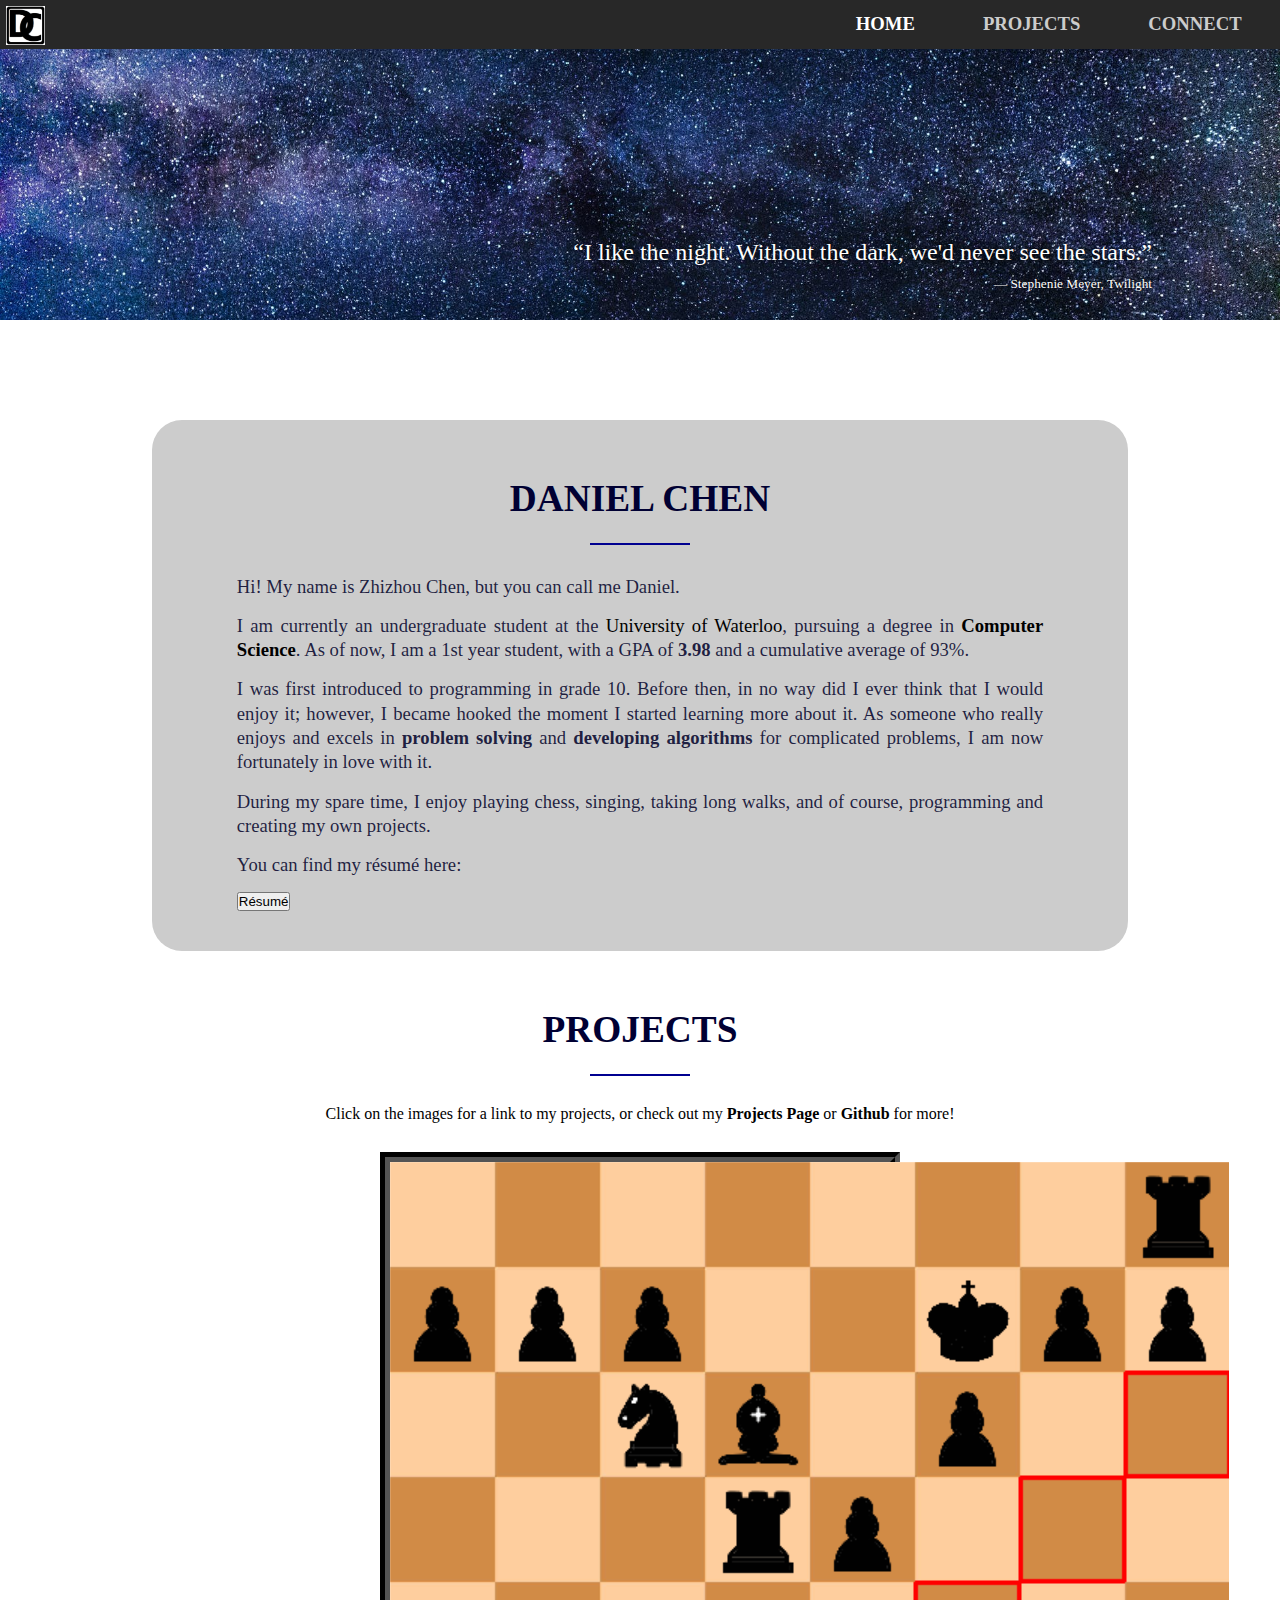
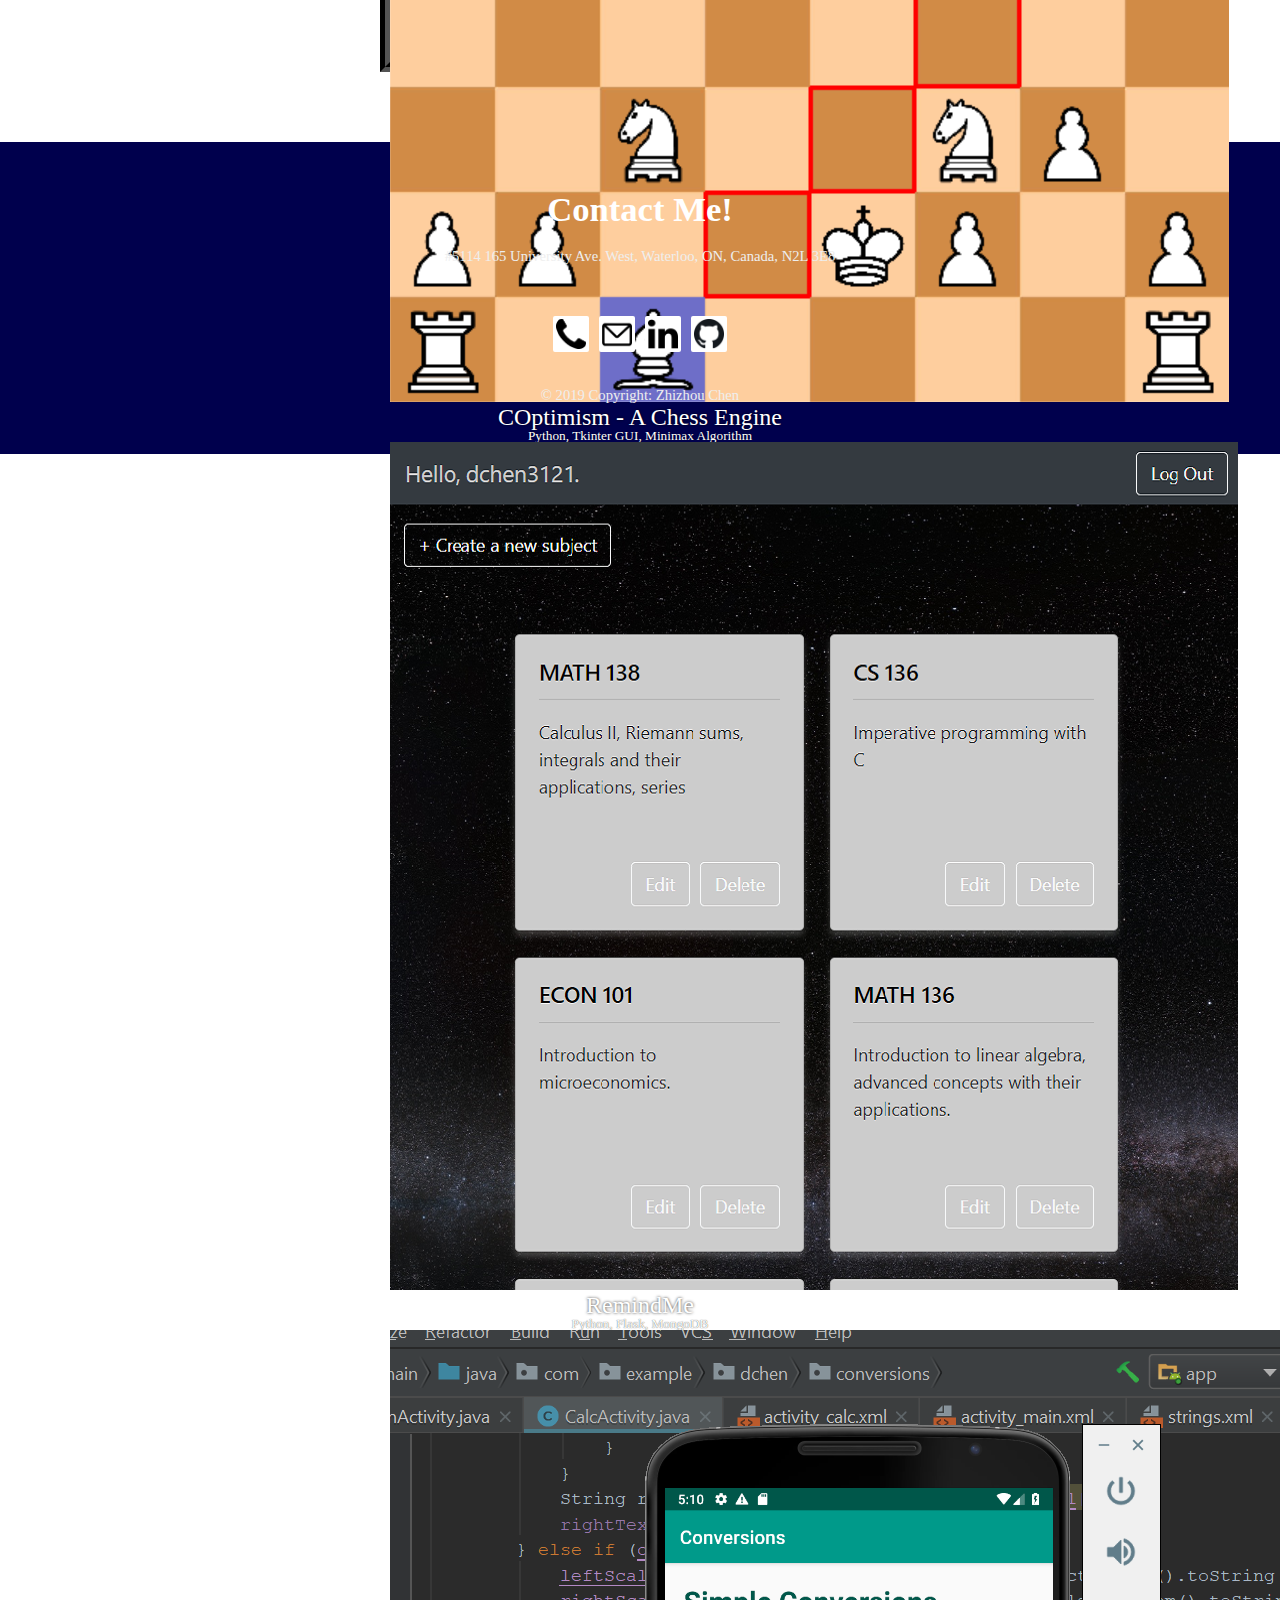
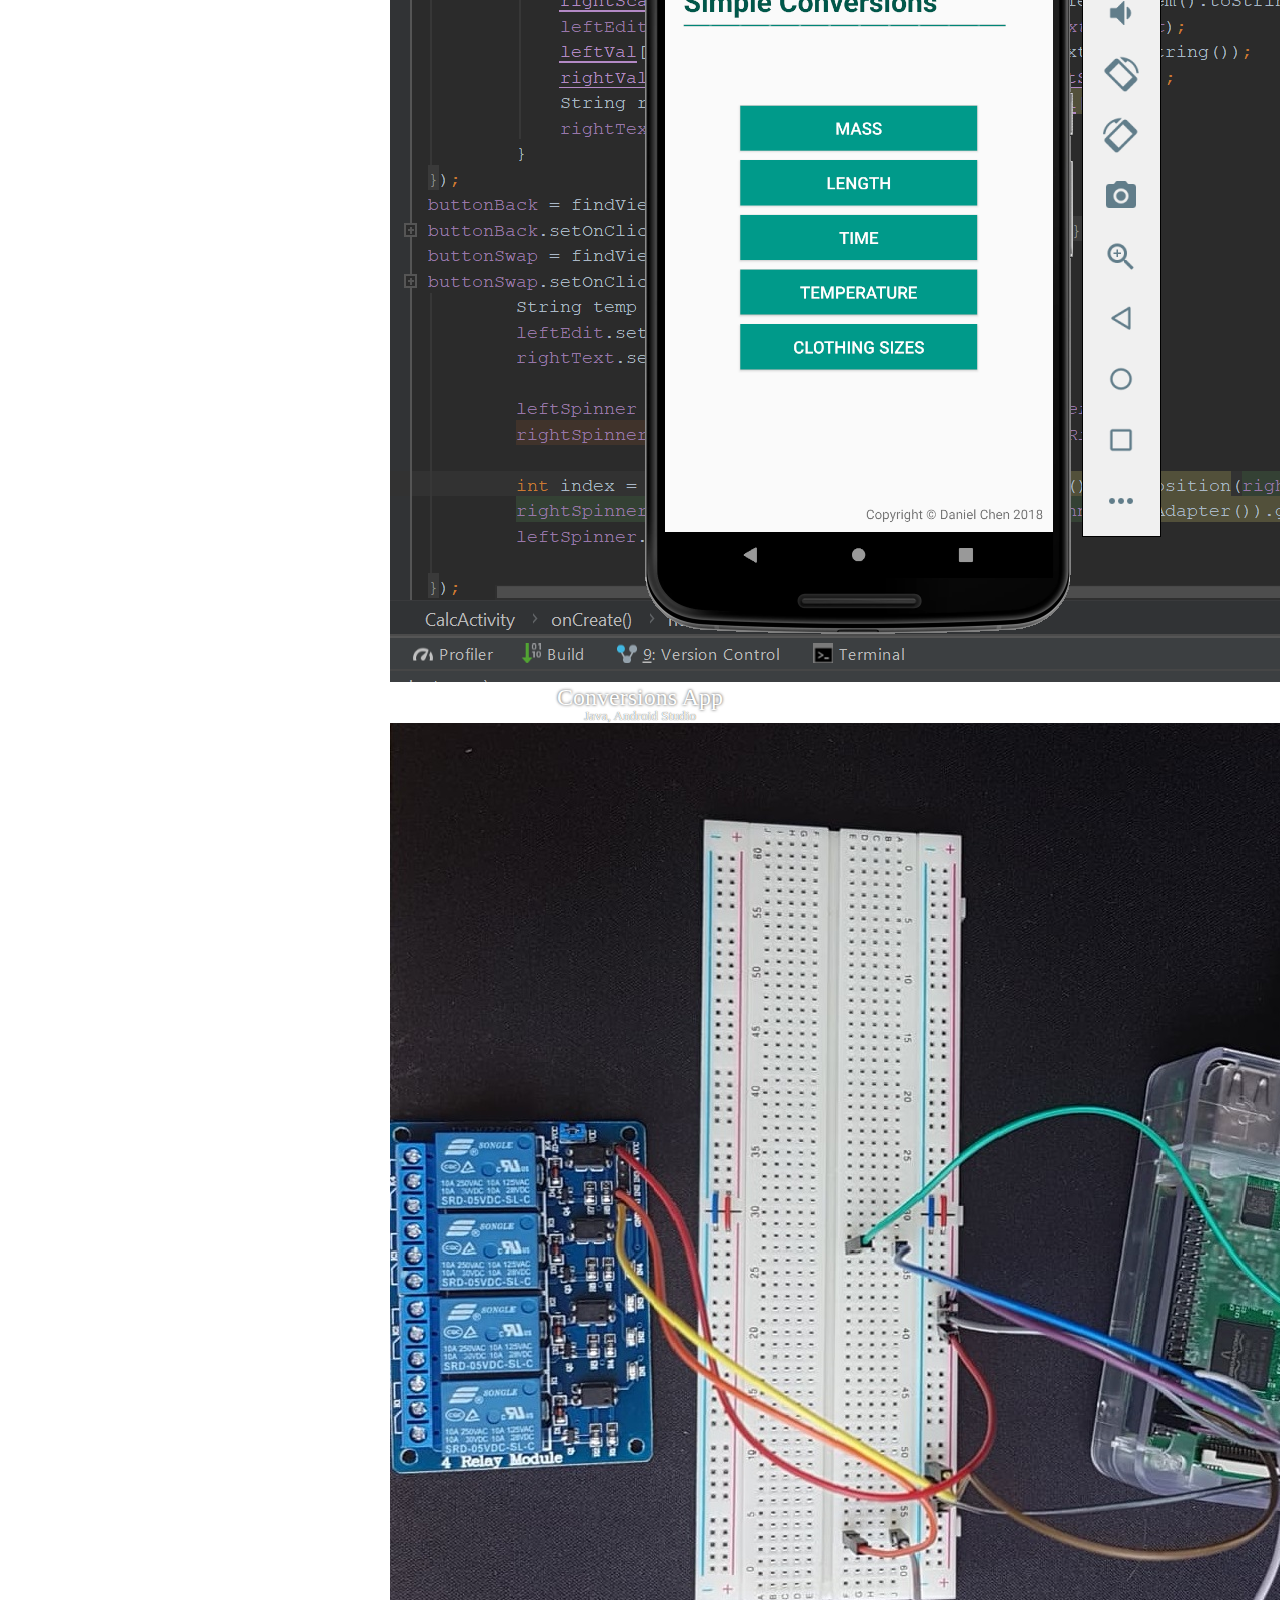
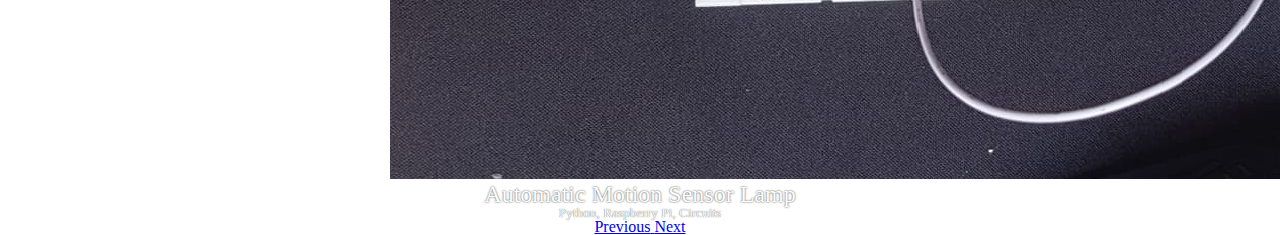
<file: index.html>
<!DOCTYPE html>
<html>
<head>
	<meta name="viewport" content="width=device-width, initial-scale=1, shrink-to-fit=no">
	<meta charset="utf-8"/>
    <link rel="stylesheet" href="https://stackpath.bootstrapcdn.com/bootstrap/4.2.1/css/bootstrap.min.css" integrity="sha384-GJzZqFGwb1QTTN6wy59ffF1BuGJpLSa9DkKMp0DgiMDm4iYMj70gZWKYbI706tWS" crossorigin="anonymous">
	<link href="res/reset.css" type="text/css" rel="stylesheet"/>
	<title>Daniel Chen - Home</title>
	<link href="res/DChen.css" type="text/css" rel="stylesheet"/>
	<script src="https://ajax.googleapis.com/ajax/libs/jquery/2.1.1/jquery.min.js"></script>
    <script src="https://maxcdn.bootstrapcdn.com/bootstrap/3.3.7/js/bootstrap.min.js"></script>
	<script src="res/DChen.js" type="text/javascript"></script>
</head>
<body>

<header>
	<div class="logo">
		<img class="DClogo" src="images/DC.png" alt="logo of DChen">
	</div>

	<div class="heading">


		<ul class="main-navigation">
			<li><a href="#top" style="color:#FFF;">HOME</a></li>
			<li><a href="projects.html">PROJECTS</a></li>
			<li><a href="#end">CONNECT</a></li>
		</ul>

	</div>

	<div class="titleText" id="top">
		<div class="various1" style="display:none;">
			<h3>
				“I like the night. Without the dark, we'd never see the
				stars.”
			</h3>
			<h5>
				― Stephenie Meyer, Twilight
			</h5>
		</div>
		<div class="various2" style="display:none;">
			<h3>
				“Some people dream of success, while other people get up
				every morning and make it happen."
			</h3>
			<h5>
				― Wayne Huizenga
			</h5>
		</div>
		<div class="various3" style="display:none;">
			<h3>
				“How can you look at the galaxy and not feel insignificant?"
			</h3>
			<h5>
				― Ridley Scott
			</h5>
		</div>
	</div>

</header>


<div class="container about" id="about">
	<h1>DANIEL CHEN</h1>

	<p>
		Hi! My name is Zhizhou Chen, but you can call me Daniel.
	</p>
	<p>
		I am currently an undergraduate student at the
		<a href="https://uwaterloo.ca/">University of Waterloo</a>, pursuing a degree in
		<span style="font-weight:bold;"><a href="https://cs.uwaterloo.ca/">Computer Science</a></span>.
        As of now, I am a 1st year student, with a GPA of <span style="font-weight:bold;">3.98</span>
		and a cumulative average of 93%.
	</p>
	<p>
		I was first introduced to programming in grade 10. Before then, in no way did
		I ever think that I would enjoy it; however, I became hooked the moment I started
		learning more about it. As someone who really enjoys and excels in
		<span style="font-weight:bold;">problem solving</span> and
		<span style="font-weight:bold;">developing algorithms</span> for complicated
		problems, I am now fortunately in love with it.
	</p>
	<p>
		During my spare time, I enjoy playing chess, singing, taking long walks, and
		of course, programming and creating my own projects.
	</p>
	<p>
		You can find my résumé here:
	</p>
	<a href="files/DChen_resume.pdf" target="_blank">
		<button type="button" class="btn btn-primary">Résumé</button>
	</a>

</div>


<div class="container projects">
	<h1 id="projects">PROJECTS</h1>
	<p style="margin-bottom:30px;">Click on the images for a link to my projects, or check out my
	<a href="projects.html"
	   style="text-decoration:none;color:black;font-weight:bold;">Projects Page</a> or
	<a href="https://github.com/dchen3121" target="_blank"
	   style="text-decoration:none;color:black;font-weight:bold">Github</a> for more!</p>
	<div id="carouselExampleIndicators" class="carousel slide" data-ride="carousel" data-interval="5000">
		<ol class="carousel-indicators">
			<li data-target="#carouselExampleIndicators" data-slide-to="0" class="active"></li>
			<li data-target="#carouselExampleIndicators" data-slide-to="1"></li>
			<li data-target="#carouselExampleIndicators" data-slide-to="2"></li>
			<li data-target="#carouselExampleIndicators" data-slide-to="3"></li>
		</ol>
		<div class="carousel-inner">
			<div class="carousel-item active">
				<a href="https://github.com/dchen3121/COptimism" target="_blank">
					<img src="images/chess.PNG" class="d-block w-100" alt="A image of my chess AI in action">
				</a>
				<div class="carousel-caption">
					<h5 style="font-size:18pt;color:white;text-shadow:0px 0px 3px rgba(0,0,0,0.8);">
						COptimism - A Chess Engine
					</h5>
					<p style="font-size:10pt;color:white;text-shadow:0px 0px 1px rgba(0,0,0,0.8);">
						Python, Tkinter GUI, Minimax Algorithm
					</p>
				</div>
			</div>
			<div class="carousel-item">
				<a href="https://github.com/dchen3121/RemindMe" target="_blank">
					<img src="images/remind2.PNG" class="d-block w-100" alt="An image of the RemindMe app">
				</a>
				<div class="carousel-caption d-none d-md-block">
					<h5 style="font-size:18pt;color:white;text-shadow:0px 0px 3px rgba(0,0,0,0.8);">RemindMe</h5>
					<p style="font-size:10pt;color:white;text-shadow:0px 0px 1px rgba(0,0,0,0.8);">Python, Flask, MongoDB</p>
				</div>
			</div>
			<div class="carousel-item">
				<a href="https://github.com/dchen3121/Conversions-App" target="_blank">
					<img src="images/convert4.PNG" class="d-block w-100" alt="An image of the conversion app">
				</a>
				<div class="carousel-caption d-none d-md-block">
					<h5 style="font-size:18pt;color:white;text-shadow:0px 0px 3px rgba(0,0,0,0.8);">Conversions App</h5>
					<p style="font-size:10pt;color:white;text-shadow:0px 0px 1px rgba(0,0,0,0.8);">Java, Android Studio</p>
				</div>
			</div>
			<div class="carousel-item">
				<a href="https://docs.google.com/document/d/1xxzRJf8HFd_uSK0-dKvgEKD5_zttwICI8spCfDV56CU/edit?usp=sharing" target="_blank">
					<img src="images/motion_sensor_lamp.jpg" class="d-block w-100" alt="...">
				</a>
				<div class="carousel-caption">
					<h5 style="font-size:18pt;color:white;text-shadow:0px 0px 2px rgba(0,0,0,0.8);">
						Automatic Motion Sensor Lamp
					</h5>
					<p style="font-size:10pt;color:white;text-shadow:0px 0px 1px rgba(0,0,0,0.8);">
						Python, Raspberry Pi, Circuits
					</p>
				</div>
			</div>
		</div>
		<a class="carousel-control-prev" href="#carouselExampleIndicators" role="button" data-slide="prev">
			<span class="carousel-control-prev-icon" aria-hidden="true"></span>
			<span class="sr-only">Previous</span>
		</a>
		<a class="carousel-control-next" href="#carouselExampleIndicators" role="button" data-slide="next">
			<span class="carousel-control-next-icon" aria-hidden="true"></span>
			<span class="sr-only">Next</span>
		</a>
	</div>
</div>


<div class="container-fluid end" id="end">
	<h2>Contact Me!</h2>
	<p>#5114 165 University Ave. West, Waterloo, ON, Canada, N2L 3E8</p>
	<input type="text" value="7788558268" id="phoneNum"
	       style="margin-left:-9999999px;">
	<table>
		<tr>
			<td><img onclick="copyPhoneNumber()" src="images/cell.png"
					 name="Cell Phone: (778)855-8268"></td>
			<td><a href="mailto:z539chen@edu.uwaterloo.ca"
				   name="Email: z539chen@edu.uwaterloo.ca"><img src="images/mail.png"></a></td>
			<td><a href="https://www.linkedin.com/in/daniel-chen-0b248816b/" target="_blank">
				<img src="images/link.png"></a></td>
			<td><a href="https://github.com/dchen3121" target="_blank" name="Github: dchen3121">
				<img src="images/github.png"></a></td>
		</tr>
	</table>



	<p>© 2019 Copyright: Zhizhou Chen</p>
	<br>
	<br>
	<br>
</div>


<script src="https://code.jquery.com/jquery-3.3.1.slim.min.js" integrity="sha384-q8i/X+965DzO0rT7abK41JStQIAqVgRVzpbzo5smXKp4YfRvH+8abtTE1Pi6jizo" crossorigin="anonymous"></script>
<script src="https://cdnjs.cloudflare.com/ajax/libs/popper.js/1.14.6/umd/popper.min.js" integrity="sha384-wHAiFfRlMFy6i5SRaxvfOCifBUQy1xHdJ/yoi7FRNXMRBu5WHdZYu1hA6ZOblgut" crossorigin="anonymous"></script>
<script src="https://stackpath.bootstrapcdn.com/bootstrap/4.2.1/js/bootstrap.min.js" integrity="sha384-B0UglyR+jN6CkvvICOB2joaf5I4l3gm9GU6Hc1og6Ls7i6U/mkkaduKaBhlAXv9k" crossorigin="anonymous"></script>

</body>

</html>
</file>
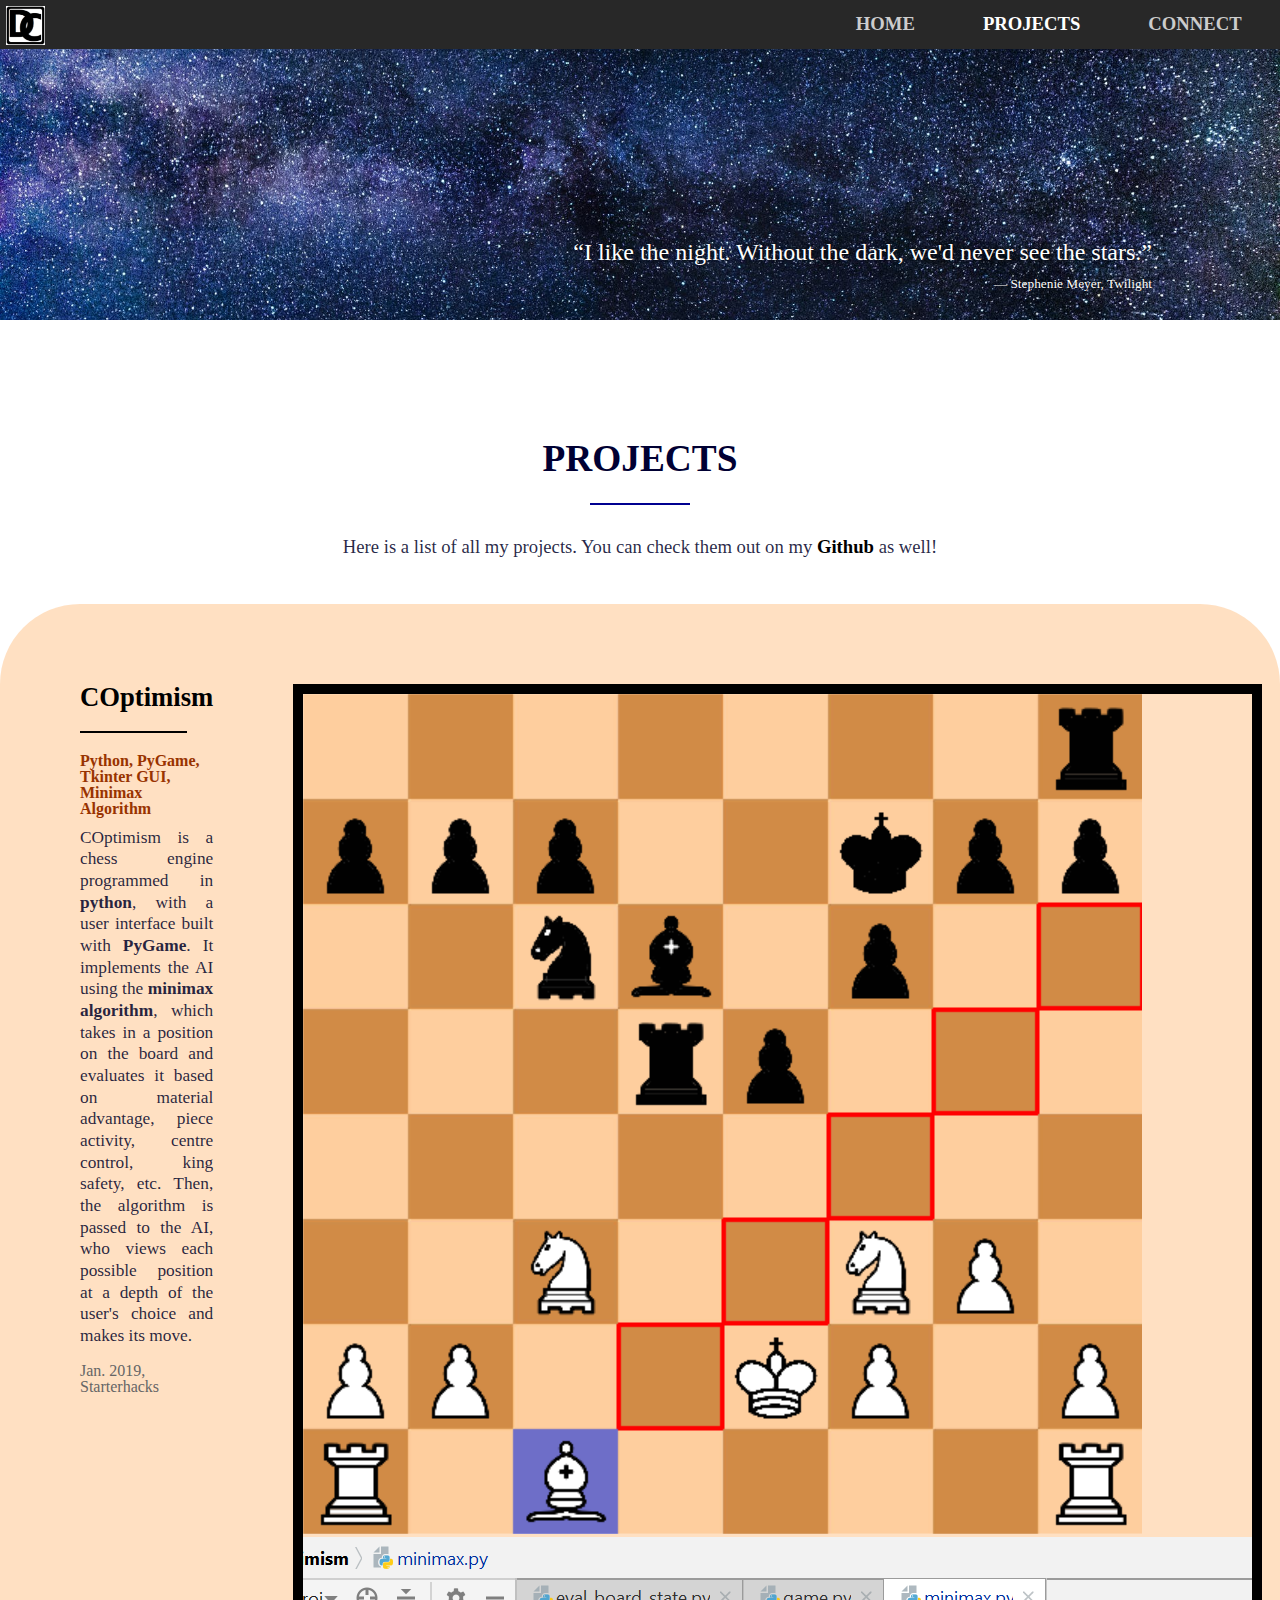
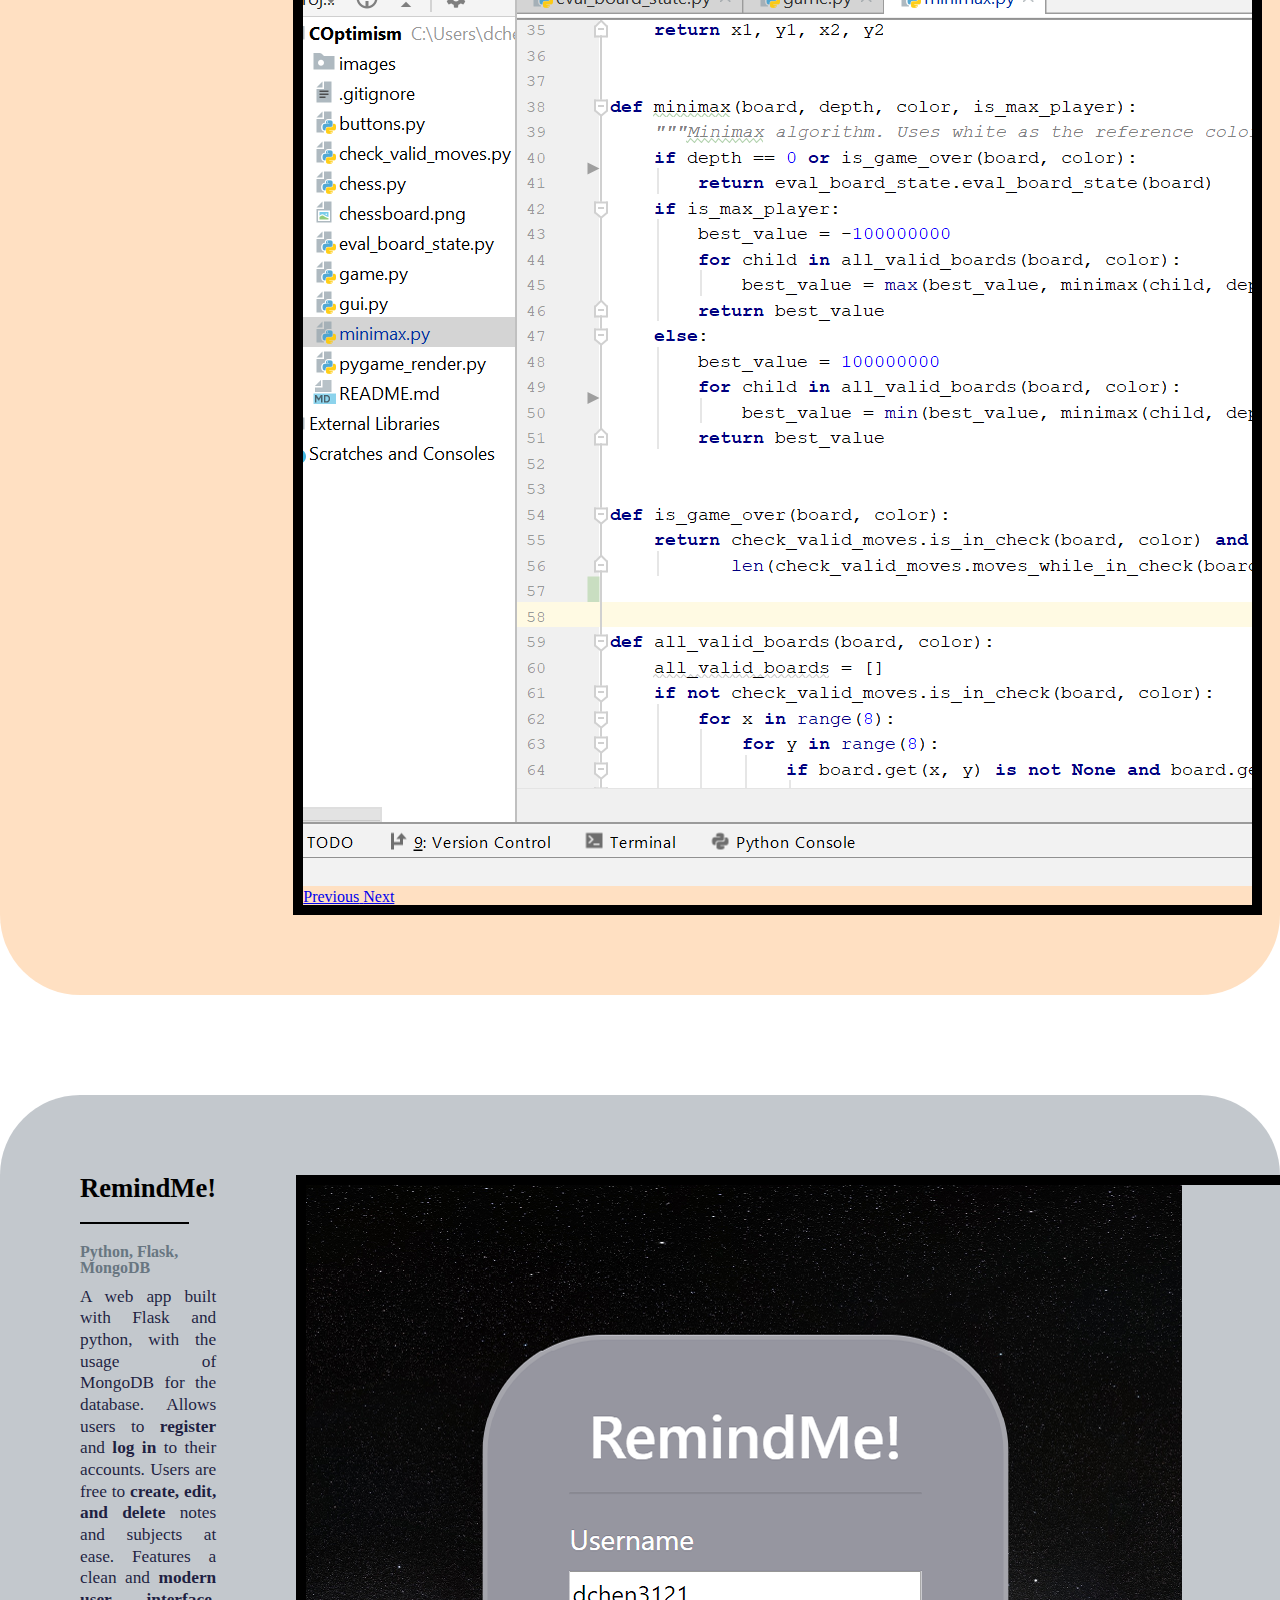
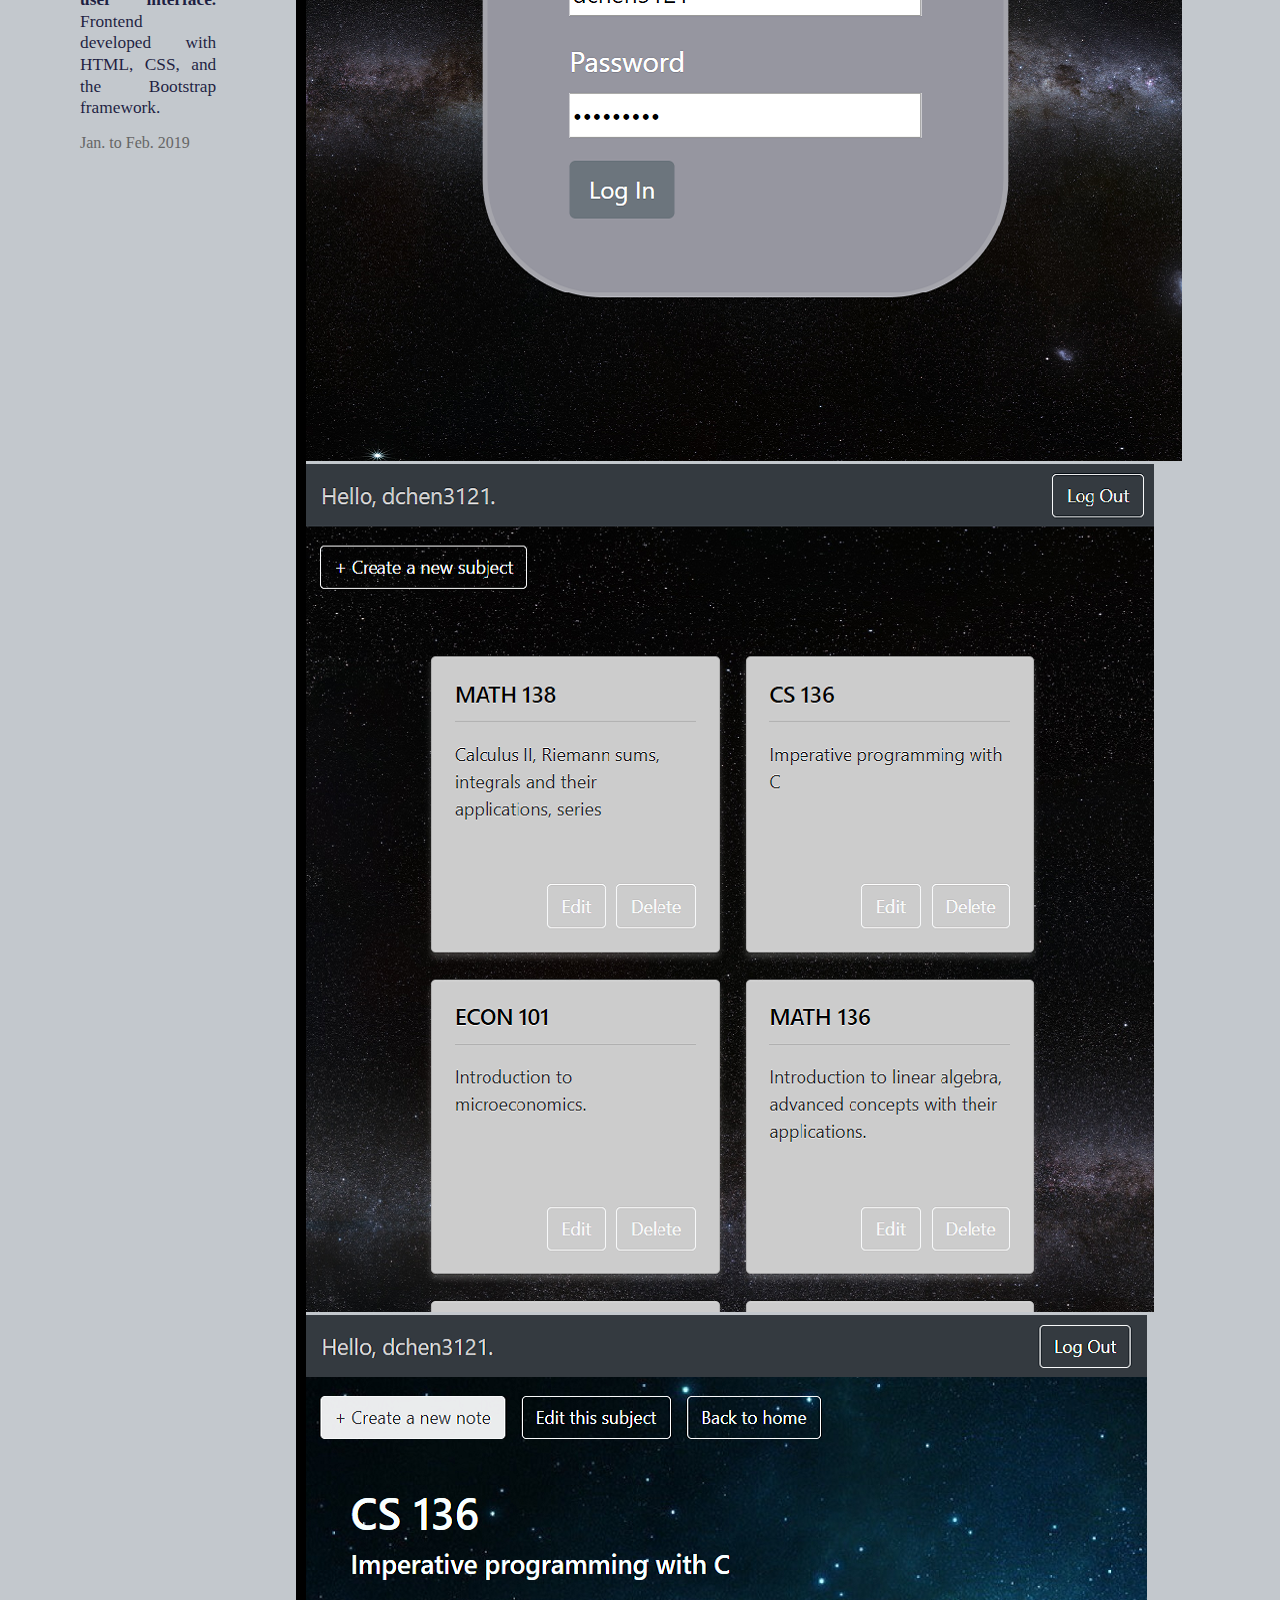
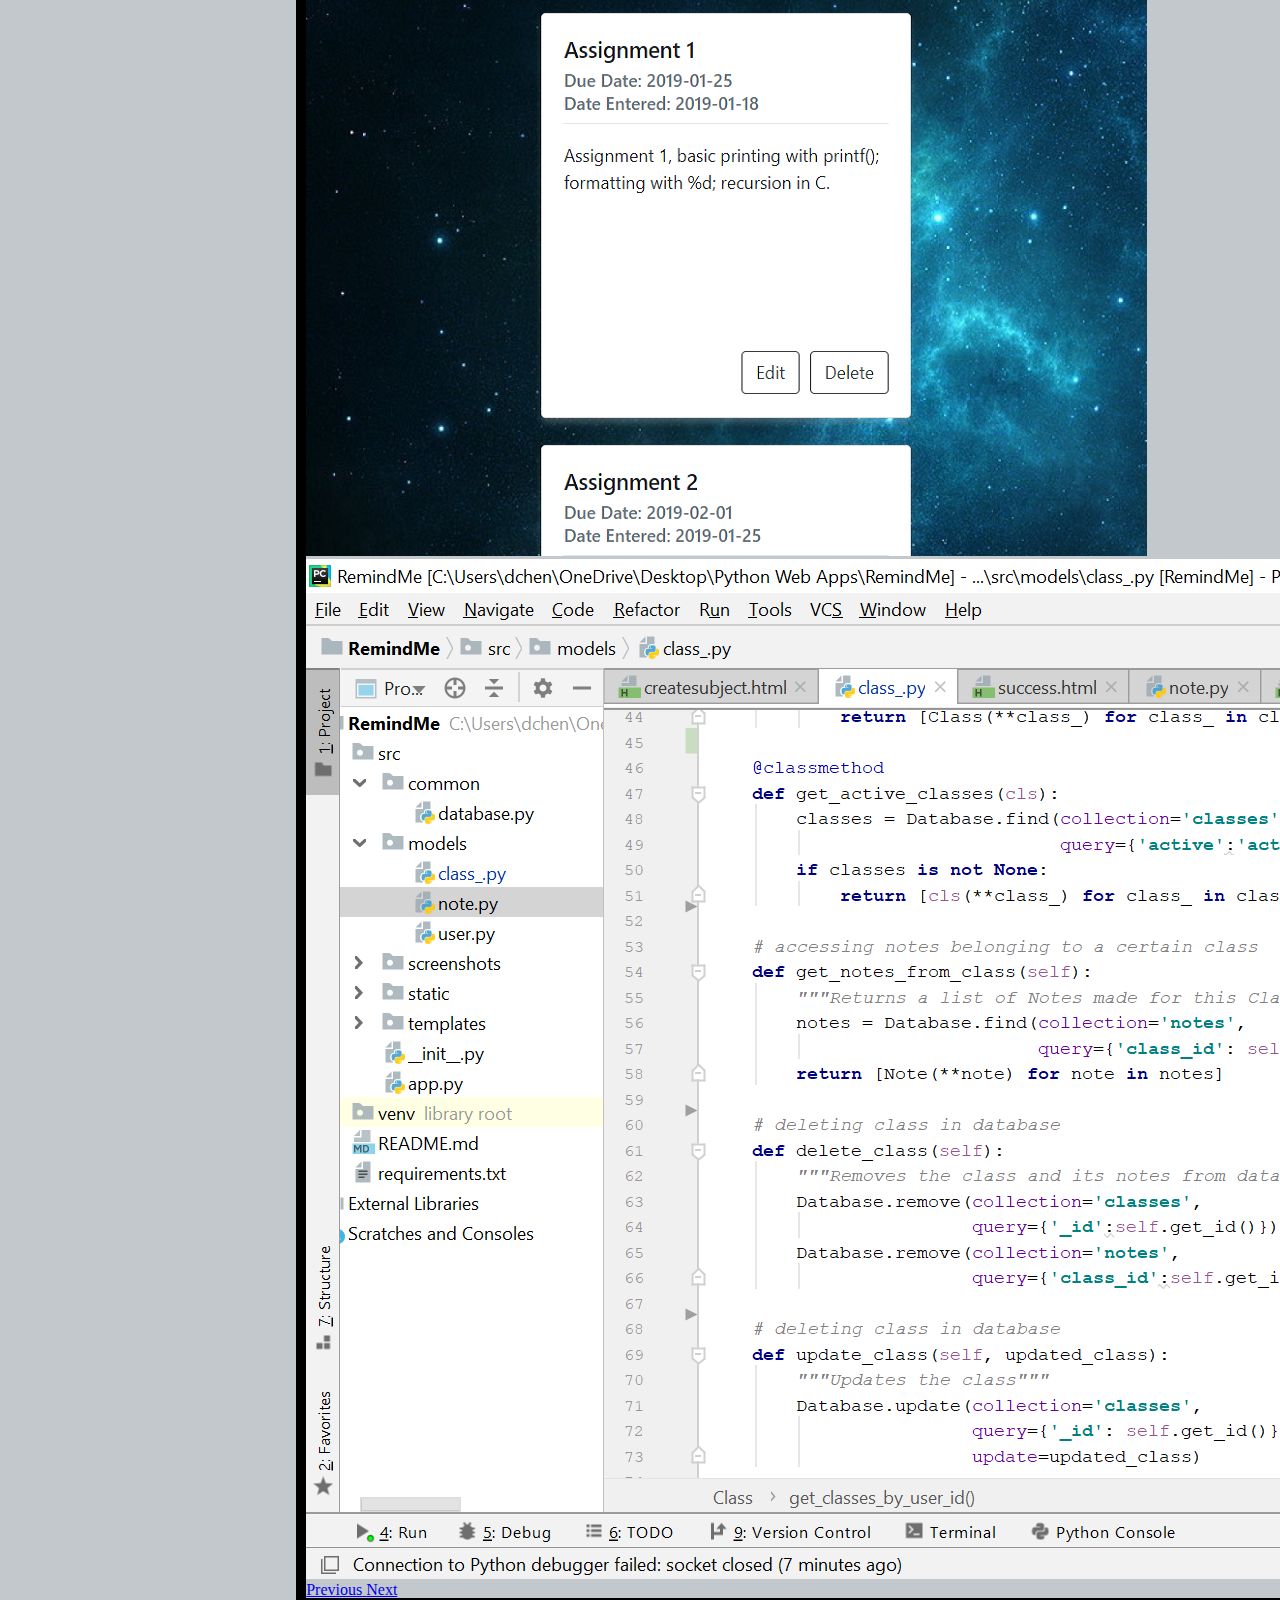
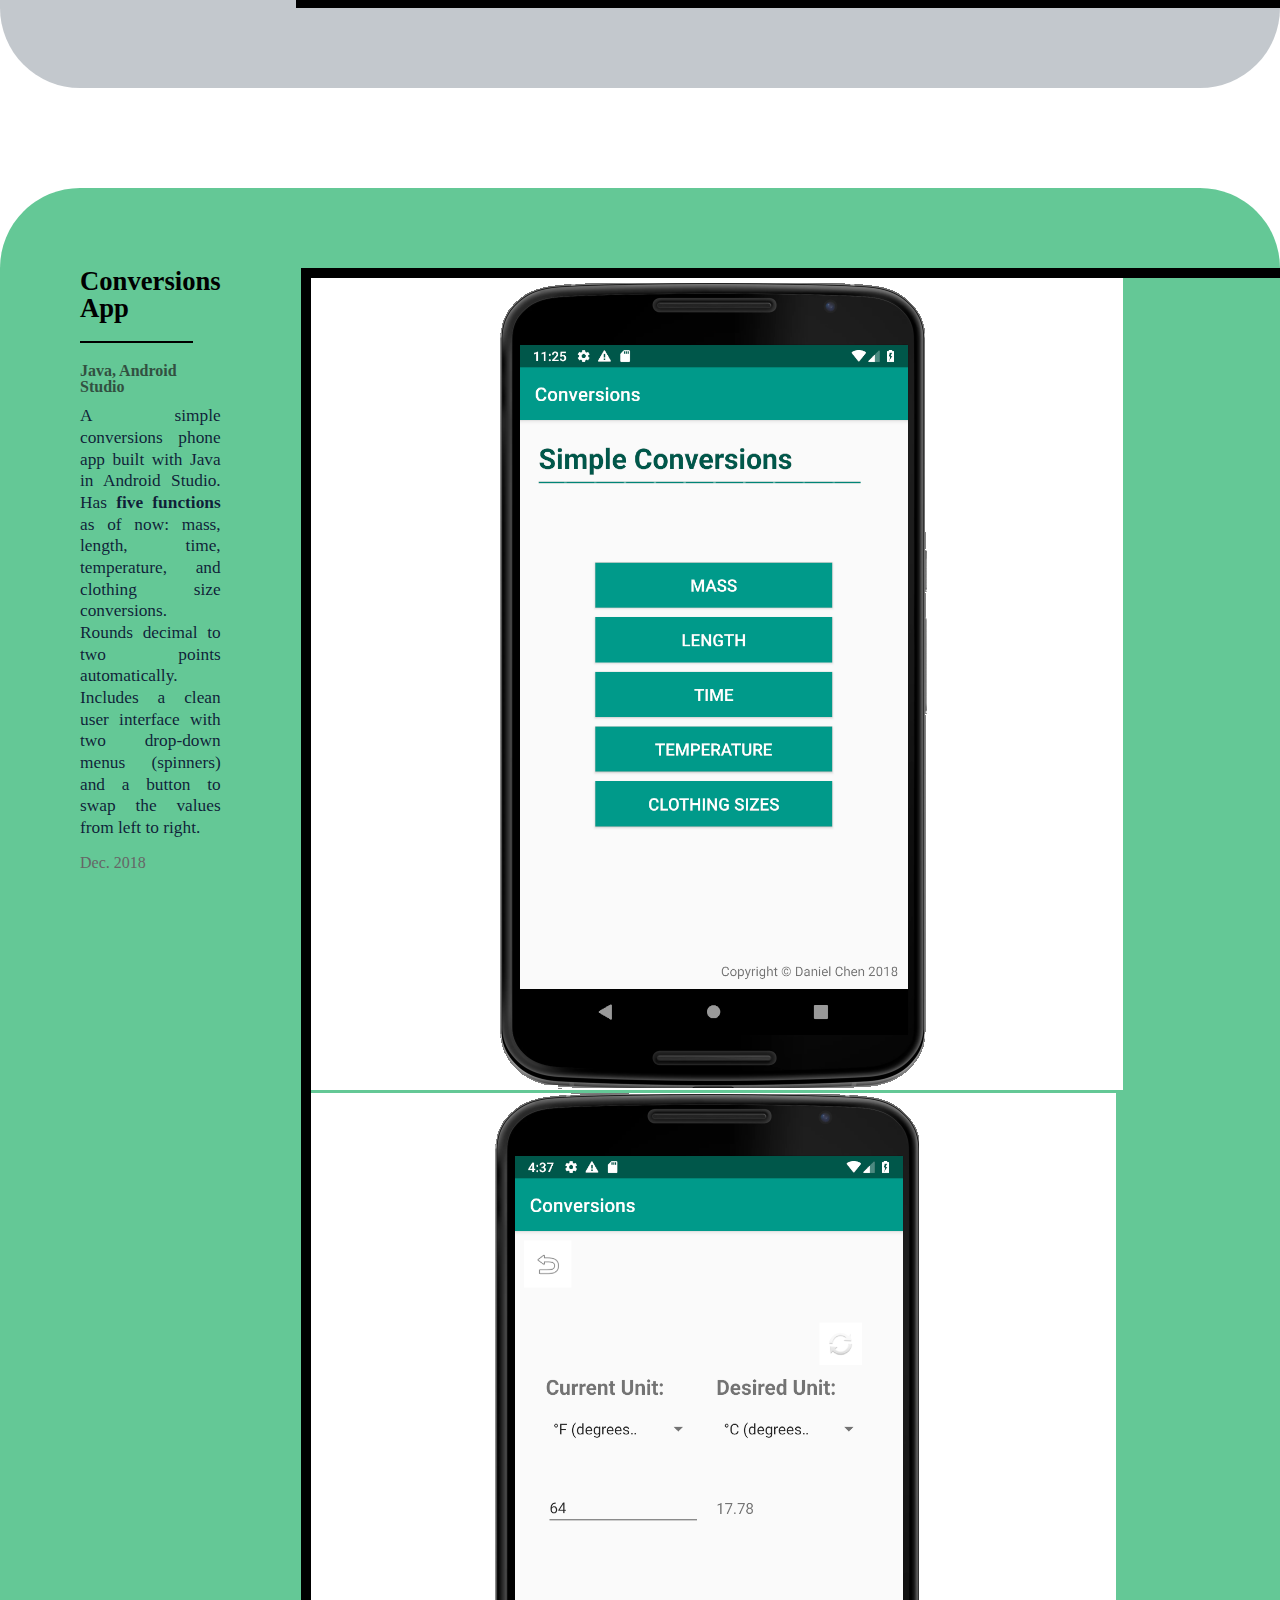
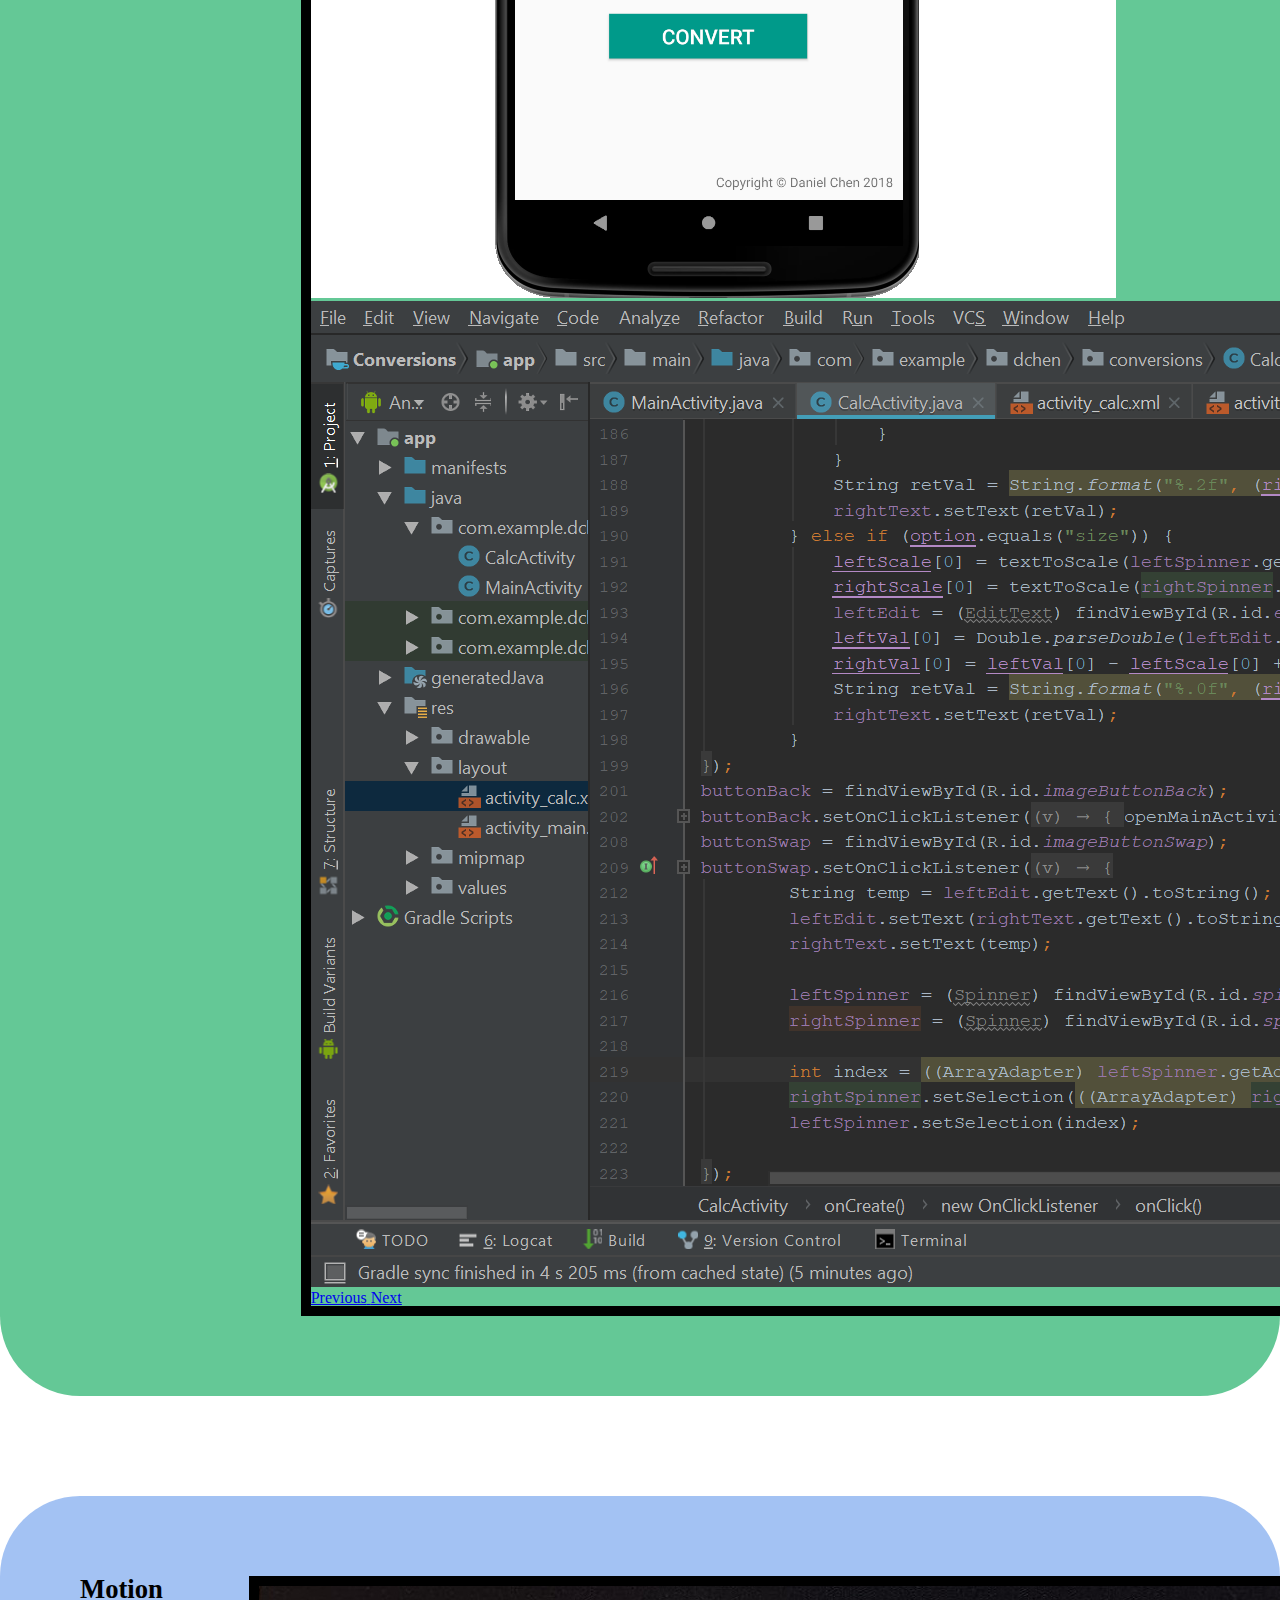
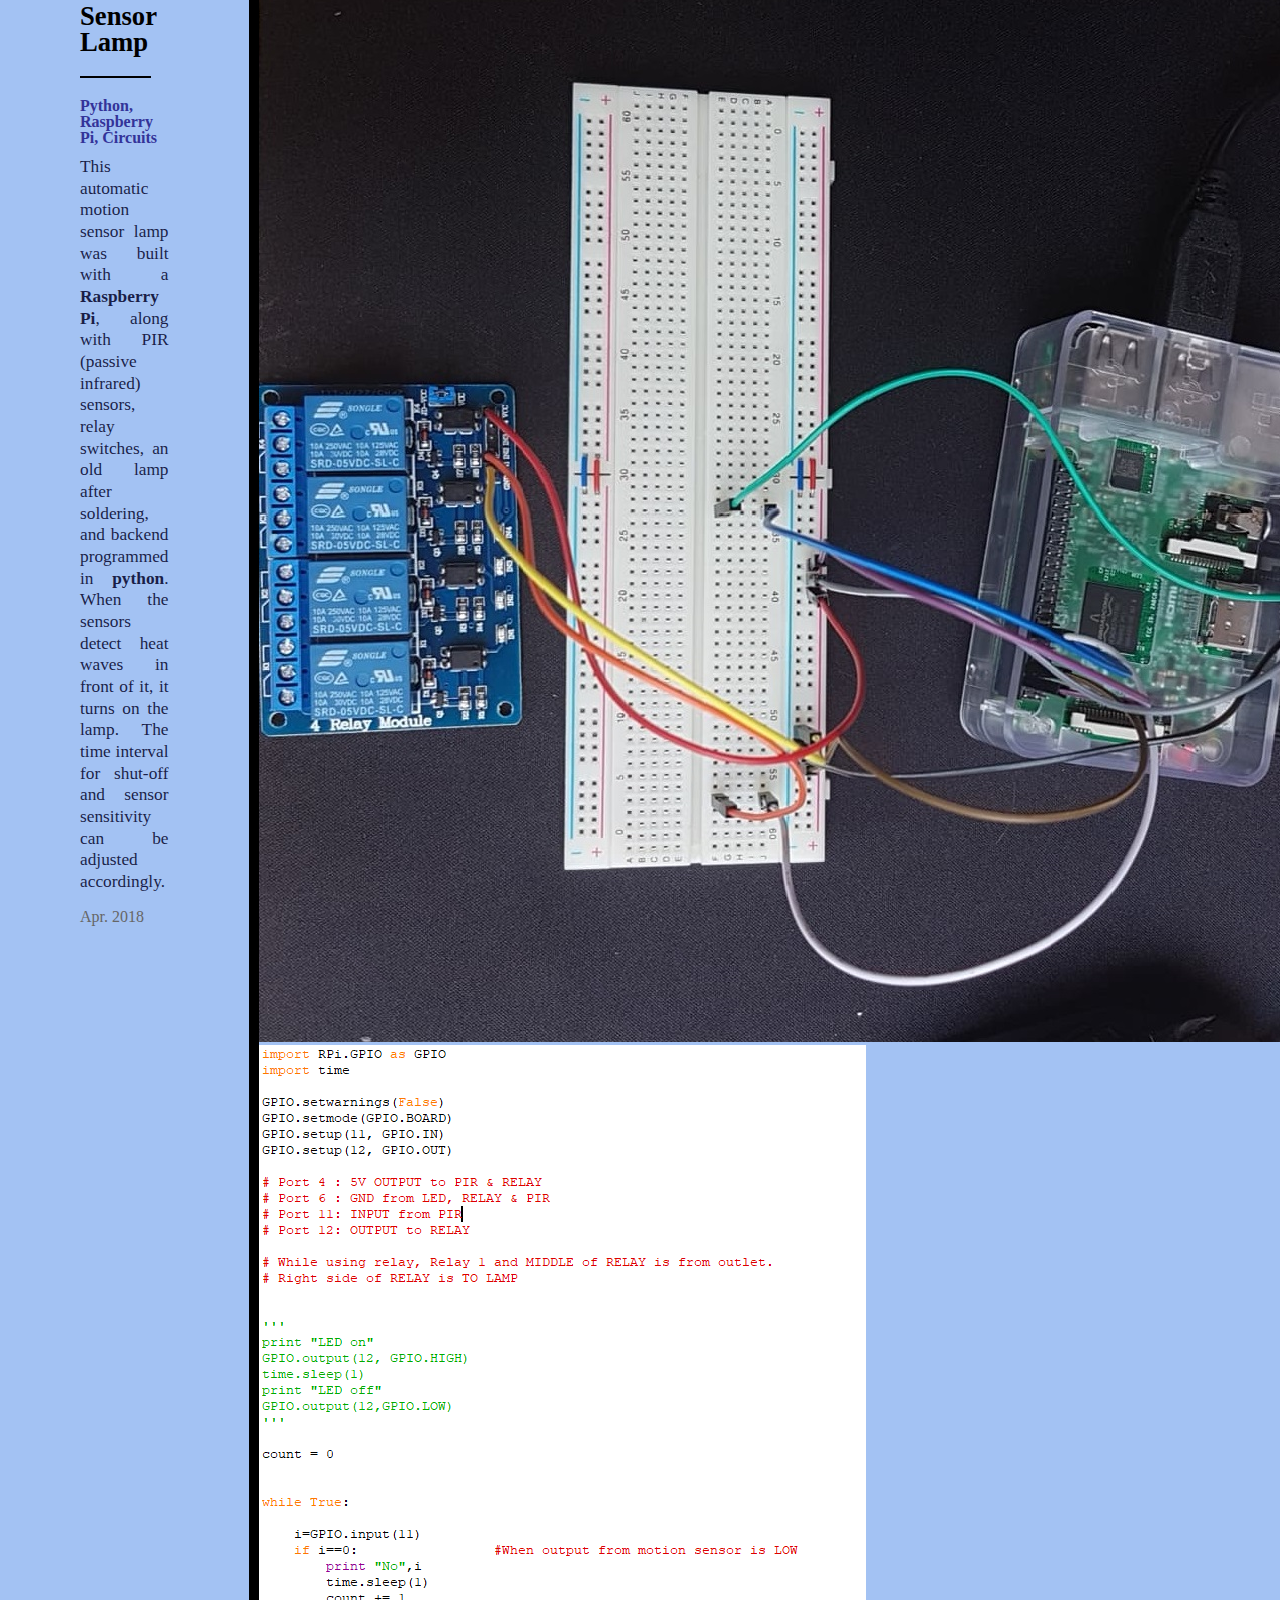
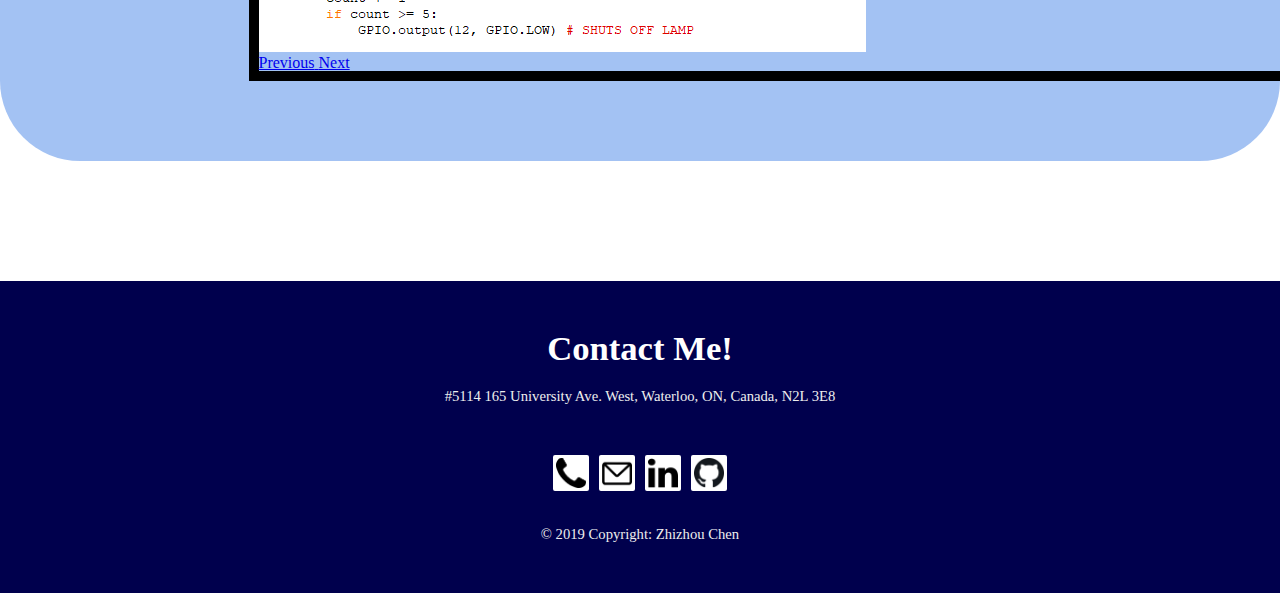
<file: projects.html>
<!DOCTYPE html>
<html>
<head>
	<meta name="viewport" content="width=device-width, initial-scale=1, shrink-to-fit=no">
	<meta charset="utf-8"/>
    <link rel="stylesheet" href="https://stackpath.bootstrapcdn.com/bootstrap/4.2.1/css/bootstrap.min.css" integrity="sha384-GJzZqFGwb1QTTN6wy59ffF1BuGJpLSa9DkKMp0DgiMDm4iYMj70gZWKYbI706tWS" crossorigin="anonymous">
	<link href="res/reset.css" type="text/css" rel="stylesheet"/>
	<title>Daniel Chen - Projects</title>
	<link href="res/projects.css" type="text/css" rel="stylesheet"/>
	<script src="https://ajax.googleapis.com/ajax/libs/jquery/2.1.1/jquery.min.js"></script>
    <script src="https://maxcdn.bootstrapcdn.com/bootstrap/3.3.7/js/bootstrap.min.js"></script>
	<script src="res/projects.js" type="text/javascript"></script>
</head>
<body>

<header>
	<div class="logo" id="top">
		<img class="DClogo" src="images/DC.png" alt="logo of DChen">
	</div>

	<div class="heading">
		<ul class="main-navigation">
			<li><a href="index.html">HOME</a></li>
			<li><a href="#top" style="color:white;font-weight:900;">PROJECTS</a></li>
			<li><a href="#end">CONNECT</a></li>
		</ul>
	</div>

	<div class="titleText">
		<div class="various1" style="display:none;">
			<h3>
				“I like the night. Without the dark, we'd never see the
				stars.”
			</h3>
			<h5>
				― Stephenie Meyer, Twilight
			</h5>
		</div>
		<div class="various2" style="display:none;">
			<h3>
				“Some people dream of success, while other people get up
				every morning and make it happen."
			</h3>
			<h5>
				― Wayne Huizenga
			</h5>
		</div>
		<div class="various3" style="display:none;">
			<h3>
				“How can you look at the galaxy and not feel insignificant?"
			</h3>
			<h5>
				― Ridley Scott
			</h5>
		</div>
	</div>

</header> <!-- Header contains the navbar and the changing background quotes -->


<div class="container description">
	<h1>PROJECTS</h1>
	<p>Here is a list of all my projects. You can check them out on my
		<a href="https://github.com/dchen3121" target="_blank"
		   style="font-weight:bold;text-decoration:none;color:black;">
			Github
		</a>as well!</p>
</div>

<!--div class="container selectors" role="group" aria-label="Select Project">
	<a href="#project1"><button type="button" class="btn btn-secondary">COptimism</button></a>
	<a href="#project1"><button type="button" class="btn btn-secondary">Middle</button></a>
	<a href="#project1"><button type="button" class="btn btn-secondary">Right</button></a>
</div-->

<div id="project1" class="container project"
	 style="background-color:rgba(255,204,153,0.6);">
	<div id="project1description" class="project-description">
		<h3>COptimism</h3>
		<h5 style="color:#930;">Python, PyGame, Tkinter GUI, Minimax Algorithm</h5>
		<p>COptimism is a chess engine programmed in <span style="font-weight:bold;">python</span>,
			with a user interface built
			with <span style="font-weight:bold">PyGame</span>. It implements the AI using the
			<span style="font-weight:bold;">minimax algorithm</span>, which takes in a
			position on the board and evaluates it based on material advantage, piece activity,
			centre control, king safety, etc. Then, the algorithm is passed to the AI, who
			views each possible position at a depth of the user's choice and makes its move.</p>
		<br>
		<h6>Jan. 2019, Starterhacks</h6>
	</div>
	<div id="project1carousel" class="carousel slide" data-ride="carousel" data-interval="5000">
		<ol class="carousel-indicators">
			<li data-target="#project1carousel" data-slide-to="0" class="active"></li>
			<li data-target="#project1carousel" data-slide-to="1"></li>
		</ol>
		<div class="carousel-inner">
			<div class="carousel-item active">
				<a href="https://github.com/dchen3121/COptimism" target="_blank">
					<img src="images/chess.PNG" class="d-block w-100" alt="An image of the chess AI in action">
				</a>
			</div>
			<div class="carousel-item">
				<a href="https://github.com/dchen3121/COptimism" target="_blank">
					<img src="images/chesscode.PNG" class="d-block w-100" alt="An image of the code for the AI">
				</a>
			</div>
		</div>
		<a class="carousel-control-prev" href="#project1carousel" role="button" data-slide="prev">
			<span class="carousel-control-prev-icon" aria-hidden="true"></span>
			<span class="sr-only">Previous</span>
		</a>
		<a class="carousel-control-next" href="#project1carousel" role="button" data-slide="next">
			<span class="carousel-control-next-icon" aria-hidden="true"></span>
			<span class="sr-only">Next</span>
		</a>
	</div>
</div>


<div id="project4" class="container project"
	 style="background-color:rgba(104, 118, 129, 0.4)">
	<div id="project4description" class="project-description">
		<h3>RemindMe!</h3>
		<h5 style="color:rgba(104,118,129,1);">Python, Flask, MongoDB</h5>
		<p>
			A web app built with Flask and python, with the usage of MongoDB for the
			database. Allows users to <span style="font-weight:bold;">register</span>
			and <span style="font-weight:bold;">log in</span> to their accounts. Users
			are free to <span style="font-weight:bold;">create, edit, and delete</span>
			notes and subjects at ease. Features a clean and <span style="font-weight:bold;">
			modern user interface. </span> Frontend developed with HTML, CSS, and the
			Bootstrap framework.
		</p>
		<br>
		<h6>Jan. to Feb. 2019</h6>
	</div>
	<div id="project4carousel" class="carousel slide" data-ride="carousel" data-interval="5000">
		<ol class="carousel-indicators">
			<li data-target="#project4carousel" data-slide-to="0" class="active"></li>
			<li data-target="#project4carousel" data-slide-to="1"></li>
			<li data-target="#project4carousel" data-slide-to="2"></li>
			<li data-target="#project4carousel" data-slide-to="3"></li>
		</ol>
		<div class="carousel-inner">
			<div class="carousel-item active">
				<a href="https://github.com/dchen3121/RemindMe"
				   target="_blank">
					<img src="images/remind1.PNG" class="d-block w-100" alt="Log in screen">
				</a>
			</div>
			<div class="carousel-item">
				<a href="https://github.com/dchen3121/RemindMe"
				   target="_blank">
					<img src="images/remind2.PNG" class="d-block w-100" alt="Home screen">
				</a>
			</div>
			<div class="carousel-item">
				<a href="https://github.com/dchen3121/RemindMe"
				   target="_blank">
					<img src="images/remind3.PNG" class="d-block w-100" alt="Viewing a subject">
				</a>
			</div>
			<div class="carousel-item">
				<a href="https://github.com/dchen3121/RemindMe"
				   target="_blank">
					<img src="images/remind4.PNG" class="d-block w-100" alt="Code">
				</a>
			</div>
		</div>
		<a class="carousel-control-prev" href="#project4carousel" role="button" data-slide="prev">
			<span class="carousel-control-prev-icon" aria-hidden="true"></span>
			<span class="sr-only">Previous</span>
		</a>
		<a class="carousel-control-next" href="#project4carousel" role="button" data-slide="next">
			<span class="carousel-control-next-icon" aria-hidden="true"></span>
			<span class="sr-only">Next</span>
		</a>
	</div>
</div>


<div id="project2" class="container project"
	 style="background-color:rgba(100,200,150,1);">
	<div id="project2description" class="project-description">
		<h3>Conversions App</h3>
		<h5 style="color:rgba(50,80,65,1);">Java, Android Studio</h5>
		<p>
			A simple conversions phone app built with Java in Android Studio.
			Has <span style="font-weight:bold;">five functions</span> as of now:
			mass, length, time, temperature, and clothing size conversions.
			Rounds decimal to two points automatically. Includes
			a clean user interface with two drop-down menus (spinners) and a button to
			swap the values from left to right.
		</p>
		<br>
		<h6>Dec. 2018</h6>
	</div>
	<div id="project2carousel" class="carousel slide" data-ride="carousel" data-interval="5000">
		<ol class="carousel-indicators">
			<li data-target="#project2carousel" data-slide-to="0" class="active"></li>
			<li data-target="#project2carousel" data-slide-to="1"></li>
			<li data-target="#project2carousel" data-slide-to="2"></li>
		</ol>
		<div class="carousel-inner">
			<div class="carousel-item active">
				<a href="https://github.com/dchen3121/Conversions-App"
				   target="_blank">
					<img src="images/convert1.PNG" class="d-block w-100" alt="An image of the home screen">
				</a>
			</div>
			<div class="carousel-item">
				<a href="https://github.com/dchen3121/Conversions-App"
				   target="_blank">
					<img src="images/convert2.PNG" class="d-block w-100" alt="An image of the converting screen">
				</a>
			</div>
			<div class="carousel-item">
				<a href="https://github.com/dchen3121/Conversions-App"
				   target="_blank">
					<img src="images/convert3.PNG" class="d-block w-100" alt="An image of the backend code">
				</a>
			</div>
		</div>
		<a class="carousel-control-prev" href="#project2carousel" role="button" data-slide="prev">
			<span class="carousel-control-prev-icon" aria-hidden="true"></span>
			<span class="sr-only">Previous</span>
		</a>
		<a class="carousel-control-next" href="#project2carousel" role="button" data-slide="next">
			<span class="carousel-control-next-icon" aria-hidden="true"></span>
			<span class="sr-only">Next</span>
		</a>
	</div>
</div>


<div id="project3" class="container project"
	 style="background-color:rgba(102,153,235,0.6);">
	<div id="project3description" class="project-description">
		<h3>Motion Sensor Lamp</h3>
		<h5 style="color:#339;">Python, Raspberry Pi, Circuits</h5>
		<p>
			This automatic motion sensor lamp was built with a <span style="font-weight:bold">
			Raspberry Pi</span>, along with PIR (passive infrared) sensors, relay switches, an
			old lamp after soldering, and backend programmed in <span style="font-weight:bold">
			python</span>. When the sensors detect heat waves in front of it, it turns on the lamp.
			The time interval for shut-off and sensor sensitivity can be adjusted accordingly.
		</p>
		<br>
		<h6>Apr. 2018</h6>
	</div>
	<div id="project3carousel" class="carousel slide" data-ride="carousel" data-interval="5000">
		<ol class="carousel-indicators">
			<li data-target="#project3carousel" data-slide-to="0" class="active"></li>
			<li data-target="#project3carousel" data-slide-to="1"></li>
		</ol>
		<div class="carousel-inner">
			<div class="carousel-item active">
				<a href="https://docs.google.com/document/d/1xxzRJf8HFd_uSK0-dKvgEKD5_zttwICI8spCfDV56CU/edit?usp=sharing"
				   target="_blank">
					<img src="images/motion_sensor_lamp.jpg" class="d-block w-100" alt="An image of the circuitry">
				</a>
			</div>
			<div class="carousel-item">
				<a href="https://docs.google.com/document/d/1xxzRJf8HFd_uSK0-dKvgEKD5_zttwICI8spCfDV56CU/edit?usp=sharing"
				   target="_blank">
					<img src="images/lampcode.png" class="d-block w-100" alt="An image of the backend code">
				</a>
			</div>
		</div>
		<a class="carousel-control-prev" href="#project3carousel" role="button" data-slide="prev">
			<span class="carousel-control-prev-icon" aria-hidden="true"></span>
			<span class="sr-only">Previous</span>
		</a>
		<a class="carousel-control-next" href="#project3carousel" role="button" data-slide="next">
			<span class="carousel-control-next-icon" aria-hidden="true"></span>
			<span class="sr-only">Next</span>
		</a>
	</div>
</div>


<div class="container-fluid end" id="end">
	<h2>Contact Me!</h2>
	<p>#5114 165 University Ave. West, Waterloo, ON, Canada, N2L 3E8</p>
	<input type="text" value="7788558268" id="phoneNum"
	       style="margin-left:-9999999px;">
	<table>
		<tr>
			<td><img onclick="copyPhoneNumber()" src="images/cell.png"
					 name="Cell Phone: (778)855-8268"></td>
			<td><a href="mailto:z539chen@edu.uwaterloo.ca"
				   name="Email: z539chen@edu.uwaterloo.ca"><img src="images/mail.png"></a></td>
			<td><a href="https://www.linkedin.com/in/daniel-chen-0b248816b/" target="_blank">
				<img src="images/link.png"></a></td>
			<td><a href="https://github.com/dchen3121" target="_blank" name="Github: dchen3121">
				<img src="images/github.png"></a></td>
		</tr>
	</table>



	<p>© 2019 Copyright: Zhizhou Chen</p>
	<br>
	<br>
	<br>
</div>



<script src="https://code.jquery.com/jquery-3.3.1.slim.min.js" integrity="sha384-q8i/X+965DzO0rT7abK41JStQIAqVgRVzpbzo5smXKp4YfRvH+8abtTE1Pi6jizo" crossorigin="anonymous"></script>
<script src="https://cdnjs.cloudflare.com/ajax/libs/popper.js/1.14.6/umd/popper.min.js" integrity="sha384-wHAiFfRlMFy6i5SRaxvfOCifBUQy1xHdJ/yoi7FRNXMRBu5WHdZYu1hA6ZOblgut" crossorigin="anonymous"></script>
<script src="https://stackpath.bootstrapcdn.com/bootstrap/4.2.1/js/bootstrap.min.js" integrity="sha384-B0UglyR+jN6CkvvICOB2joaf5I4l3gm9GU6Hc1og6Ls7i6U/mkkaduKaBhlAXv9k" crossorigin="anonymous"></script>


</body>
</html>
</file>
<file: res/DChen.css>
* {
	margin:0px;
	padding:0px;
}

body {
	font-family: Trebuchet MS;
	background: #FFF;
}

.DClogo {
    z-index:20!important;
    position:fixed;
    margin-top:6px;
    margin-left:6px;
    width:39px;
    height:39px;
}

.heading {
	position:fixed;
	width:100%;
	z-index:10!important;
}

.main-navigation {
	list-style: none;
	padding-top:15px;
	padding-bottom:15px;
	text-align:right;
	background:rgba(40,40,40,0.7);
}

.main-navigation:hover{
	background:rgba(40,40,40,1.0);
}

.main-navigation li {
	display:inline-block;
	margin-left:2%;
	margin-right:3%;
}

.main-navigation li a {
	color:#CCC;
	text-decoration:none;
	font-weight:bold;
	font-size:14pt;
}

.main-navigation li a:hover{
	color:#FFF;
	text-decoration:underline;
	font-weight:bold;
	text-shadow:0px 0px 1px rgba(255, 255, 255, 0.5);
}

.various1 {
    background-image:url(../images/night_sky_bg.jpeg);
    background-repeat:repeat;
    background-size:cover;
    background-position:center;
	padding-top:240px; /*to make it not overlap the navigation panel*/
    padding-bottom:30px;
    padding-left:10%;
    padding-right:10%;
	z-index:-1;

	color:rgb(255, 255, 255);
	text-align:right;
}

.various1 h3{
    font-size:18pt;
	text-shadow:0px 0px 3px rgba(0, 0, 0, 0.8);
}

.various1 h5{
    padding-top:13px;
    font-size:10pt;
	text-shadow:0px 0px 1px rgba(0, 0, 0, 0.8);
}

.various2 {
    background-image:url(../images/sunrise_bg.jpg);
    background-repeat:repeat;
    background-size:cover;
    background-position:center;
	padding-top:240px; /*to make it not overlap the navigation panel*/
    padding-bottom:30px;
    padding-left:10%;
    padding-right:10%;
	z-index:-1;

	color:rgb(255, 255, 255);
	text-align:right;
}

.various2 h3{
    font-size:17pt;
	text-shadow:0px 0px 3px rgba(0,0,0,0.8);
}

.various2 h5{
    padding-top:13px;
    font-size:10pt;
	text-shadow:0px 0px 1px rgba(0, 0, 0, 0.8);
}

.various3 {
    background-image:url(../images/light_sky_bg.jpg);
    background-repeat:repeat;
    background-size:cover;
    background-position:center;
	padding-top:240px; /*to make it not overlap the navigation panel*/
    padding-bottom:30px;
    padding-left:10%;
    padding-right:10%;
	z-index:-1;

	color:rgb(255, 255, 255);
	text-align:right;
}

.various3 h3{
    font-size:18pt;
	text-shadow:0px 0px 3px rgba(0, 0, 0, 0.8);
}

.various3 h5{
    padding-top:13px;
    font-size:10pt;
	text-shadow:0px 0px 1px rgba(0, 0, 0, 0.8);
}
/*
@media (max-width: 600px) {
    .various1 {
        padding-top:10opx;
    }
    .various2 {
        padding-top:10opx;
    }
    .various3 {
        padding-top:10opx;
    }
}*/


/*
.titleText td {
    border:1px solid black;
    border-collapse:separate;
}

.titleTextData{
    width:20%;
    text-align:right;
    color:#363636;
	font-size:12pt;
	text-shadow:0px 0px 1px rgba(255,255,255,0.5);
}

.titleTextDChen {
    width:40%;
    color:#FFF;
	font-size:50pt;
	font-weight:bold;
	text-align:left;
	text-shadow:-1px 1px 12px rgba(0,0,0,1.0);
}*/

.body {
	margin-top:0px;
	padding:0px;
}


.about {
    margin-top:100px;
    padding:40px;
	background-color:#CCCCCC;
	border:0px solid white;
	border-radius:30px;
	width:70%;
	margin-left:auto;
	margin-right:auto;
	/*
	background: -webkit-linear-gradient(rgba(0, 0, 0, 0), rgba(0, 0, 0, 0.3));
    background: -o-linear-gradient(rgba(0, 0, 0, 0), rgba(0, 0, 0, 0.3));
    background: -moz-linear-gradient(rgba(0, 0, 0, 0), rgba(0, 0, 0, 0.3));
    background: linear-gradient(rgba(0, 0, 0, 0), rgba(0, 0, 0, 0.05));*/
}

@media (max-width: 650px) {
    .about {
        width:90%;
    }
}

.about h1{
    padding-top:20px;
	padding-bottom:20px;
	color:#003;
	font-size:28pt;
	font-weight:bold;
	text-align:center;
	text-transform:uppercase;
}

.about h1:after {
    width:100px;
    height:2px;
    background-color:#000090;
    display:block;
    content:" ";
    margin:0px auto;
    margin-top:25px;
    margin-bottom:10px;
}

.about p{
	padding:0px 5% 15px 5%;
	font-size:14pt;
	line-height:130%;
	text-align:justify;
	text-transform:none;
	color: rgba(0, 0, 40, 0.85);
}

.btn {
    margin-left: 5%;
}

.about a {
    color:black;
    text-decoration:none;
}

@media (max-width: 550px) {
    .about h1 {
        font-size:20pt;
    }
    .about p {
        font-size:12pt;
    }
}

.projects h1{
    padding-top:60px;
	padding-bottom:20px;
	color:#003;
	font-size:28pt;
	font-weight:bold;
	text-align:center;
	text-transform:uppercase;
}

.projects h1:after {
    width:100px;
    height:2px;
    background-color:#000090;
    display:block;
    content:" ";
    margin:0px auto;
    margin-top:25px;
    margin-bottom:10px;
}

.projects {
    text-align:center;
    margin-bottom:70px;
}

.carousel {
    border:10px groove rgb(0,0,0);
    margin-left:auto;
    margin-right:auto;
    width:500px;
    height:500px;
}


@media (max-width: 550px) {
    .carousel {
        width:85%;
        height:85%;
    }
    .projects h1 {
        font-size:20pt;
    }
}


.end {
	background-color:#00004D;
	padding-top:50px;
	text-align:center;
	color:rgb(255,255,255);
}

.end h2{
	color:#FFF;
	font-size:26pt;
	font-weight:bold;
	padding-bottom: 20px;
}

.end p {
	color:#EEE;
	font-size:11pt;
	text-decoration:none;
	font-weight:normal;
	padding:3px;
}

.end h6, .end a {
	color:#EFEFEF;
	font-size: 12pt;
	padding:20px 0px;
	text-decoration:underline;
	font-weight:normal;
}

.end table{
    margin-left:auto;
    margin-right:auto;
    margin-top:20px;
    margin-bottom:20px;
}

.end table td{
    border:10px solid rgba(0, 0, 0, 0);
}

.end img {
    background-color:rgb(255,255,255);
    border:3px solid white;
    border-radius:2px;
    width:30px;
    height:30px;
}
</file>
<file: res/projects.css>
* {
	margin:0px;
	padding:0px;
}

body {
	font-family: Trebuchet MS;
	background: #FFF;
}

.DClogo {
    z-index:20!important;
    position:fixed;
    margin-top:6px;
    margin-left:6px;
    width:39px;
    height:39px;
}

.heading {
	position:fixed;
	width:100%;
	z-index:10!important;
}

.main-navigation {
	list-style: none;
	padding-top:15px;
	padding-bottom:15px;
	text-align:right;
	background:rgba(40,40,40,0.7);
}

.main-navigation:hover{
	background:rgba(40,40,40,1.0);
}

.main-navigation li {
	display:inline-block;
	margin-left:2%;
	margin-right:3%;
}

.main-navigation li a {
	color:#CCC;
	text-decoration:none;
	font-weight:bold;
	font-size:14pt;
}

.main-navigation li a:hover{
	color:#FFF;
	text-decoration:underline;
	font-weight:bold;
	text-shadow:0px 0px 1px rgba(255, 255, 255, 0.5);
}


.various1 {
    background-image:url(../images/night_sky_bg.jpeg);
    background-repeat:repeat;
    background-size:cover;
    background-position:center;
	padding-top:240px; /*to make it not overlap the navigation panel*/
    padding-bottom:30px;
    padding-left:10%;
    padding-right:10%;
	z-index:-1;

	color:rgb(255, 255, 255);
	text-align:right;
}

.various1 h3{
    font-size:18pt;
	text-shadow:0px 0px 3px rgba(0, 0, 0, 0.8);
}

.various1 h5{
    padding-top:13px;
    font-size:10pt;
	text-shadow:0px 0px 1px rgba(0, 0, 0, 0.8);
}

.various2 {
    background-image:url(../images/sunrise_bg.jpg);
    background-repeat:repeat;
    background-size:cover;
    background-position:center;
	padding-top:240px; /*to make it not overlap the navigation panel*/
    padding-bottom:30px;
    padding-left:10%;
    padding-right:10%;
	z-index:-1;

	color:rgb(255, 255, 255);
	text-align:right;
}

.various2 h3{
    font-size:17pt;
	text-shadow:0px 0px 3px rgba(0,0,0,0.8);
}

.various2 h5{
    padding-top:13px;
    font-size:10pt;
	text-shadow:0px 0px 1px rgba(0, 0, 0, 0.8);
}

.various3 {
    background-image:url(../images/light_sky_bg.jpg);
    background-repeat:repeat;
    background-size:cover;
    background-position:center;
	padding-top:240px; /*to make it not overlap the navigation panel*/
    padding-bottom:30px;
    padding-left:10%;
    padding-right:10%;
	z-index:-1;

	color:rgb(255, 255, 255);
	text-align:right;
}

.various3 h3{
    font-size:18pt;
	text-shadow:0px 0px 3px rgba(0, 0, 0, 0.8);
}

.various3 h5{
    padding-top:13px;
    font-size:10pt;
	text-shadow:0px 0px 1px rgba(0, 0, 0, 0.8);
}






.description {
    margin-top:100px;
    margin-bottom:30px;
}

.description h1 {
    padding-top:20px;
	padding-bottom:20px;
	color:#003;
	font-size:28pt;
	font-weight:bold;
	text-align:center;
	text-transform:uppercase;
}

.description h1:after {
    width:100px;
    height:2px;
    background-color:#000090;
    display:block;
    content:" ";
    margin:0px auto;
    margin-top:25px;
    margin-bottom:10px;
}

.description p{
	padding:0px 5% 15px 5%;
	font-size:14pt;
	line-height:130%;
	text-align:center;
	text-transform:none;
	color: rgba(0, 0, 40, 0.85);
}
.description a {
    color:black;
    text-decoration:none;
}

@media (max-width: 650px) {
    .description {
        width:90%;
    }
}

@media (max-width: 550px) {
    .description h1 {
        font-size:20pt;
    }
    .description p {
        font-size:12pt;
    }
}




.selectors{
    margin: 0px auto 150px auto;
}

.selectors button {
    padding-left:40px;
    padding-right:40px;
}






.project {
    display:-webkit-flex;
    display:flex;
    padding:80px;
    border-radius:80px;
    margin-bottom:100px;
}





.project-description {
    -webkit-flex:3;
    -ms-flex:3;
    flex:3;
    padding-right:60px;
}

.project-description h3{
    font-size:20pt;
    font-weight:bold;
    padding-bottom:20px;
    color:#000;
}

.project-description h3:after {
    width:80%;
    height:2px;
    background-color:#000;
    display:block;
    content:" ";
    margin-top:20px;
}

.project-description h5 {
    font-size:12pt;
    font-weight:bold;
    margin-bottom:10px;
}

.project-description h6 {
    font-size:12pt;
    font-weight:normal;
    color:#666;
}

.project-description p{
	font-size:13pt;
	line-height:125%;
	text-align:justify;
	text-transform:none;
	color:rgba(0, 0, 40, 0.85);
}

@media (max-width:767.5px) {
    .project-description h5, h6 {
        font-size:10pt;
    }
    .project-description p {
        font-size:11pt;
    }
}





.carousel {
    padding:0px;
    border:10px solid rgb(0,0,0);
    -webkit-flex:3;
    -ms-flex:3;
    flex:3;
    margin-left:20px;
}

@media (max-width:994px) {
    .project {
        -webkit-flex-direction:column;
        flex-direction:column;
        padding:40px;
        border-radius:40px;
    }
    .carousel {
        margin:14px;
    }
    .project-description {
        padding:15px;
    }
}







.end {
	background-color:#00004D;
	margin-top:120px;
	padding-top:50px;
	text-align:center;
	color:rgb(255,255,255);
}

.end h2{
	color:#FFF;
	font-size:26pt;
	font-weight:bold;
	padding-bottom: 20px;
}

.end p {
	color:#EEE;
	font-size:11pt;
	text-decoration:none;
	font-weight:normal;
	padding:3px;
}

.end h6, .end a {
	color:#EFEFEF;
	font-size: 12pt;
	padding:20px 0px;
	text-decoration:underline;
	font-weight:normal;
}

.end table{
    margin-left:auto;
    margin-right:auto;
    margin-top:20px;
    margin-bottom:20px;
}

.end table td{
    border:10px solid rgba(0, 0, 0, 0);
}

.end img {
    background-color:rgb(255,255,255);
    border:3px solid white;
    border-radius:2px;
    width:30px;
    height:30px;
}
</file>
